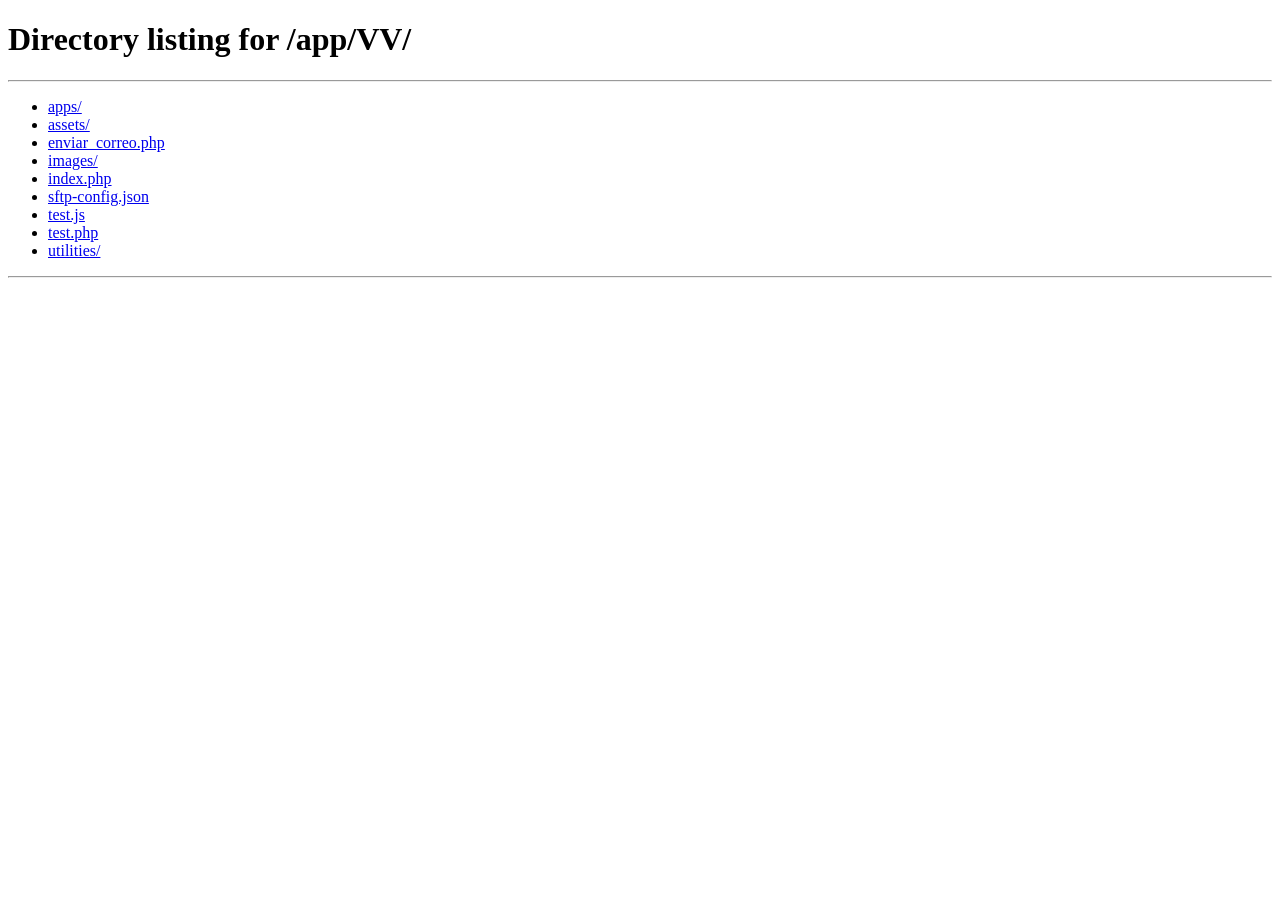
<file: app/index.html>
<!DOCTYPE html>
<html lang="es">
<head>
  <meta charset="UTF-8">
  <meta http-equiv="refresh" content="0; url=VV/">
  <title>Redireccionando...</title>

  <script>
    window.location.href = "VV/";
  </script>
</head>
<body>
  <p>Redireccionando a Valle Verde...</p>
</body>
</html>
</file>
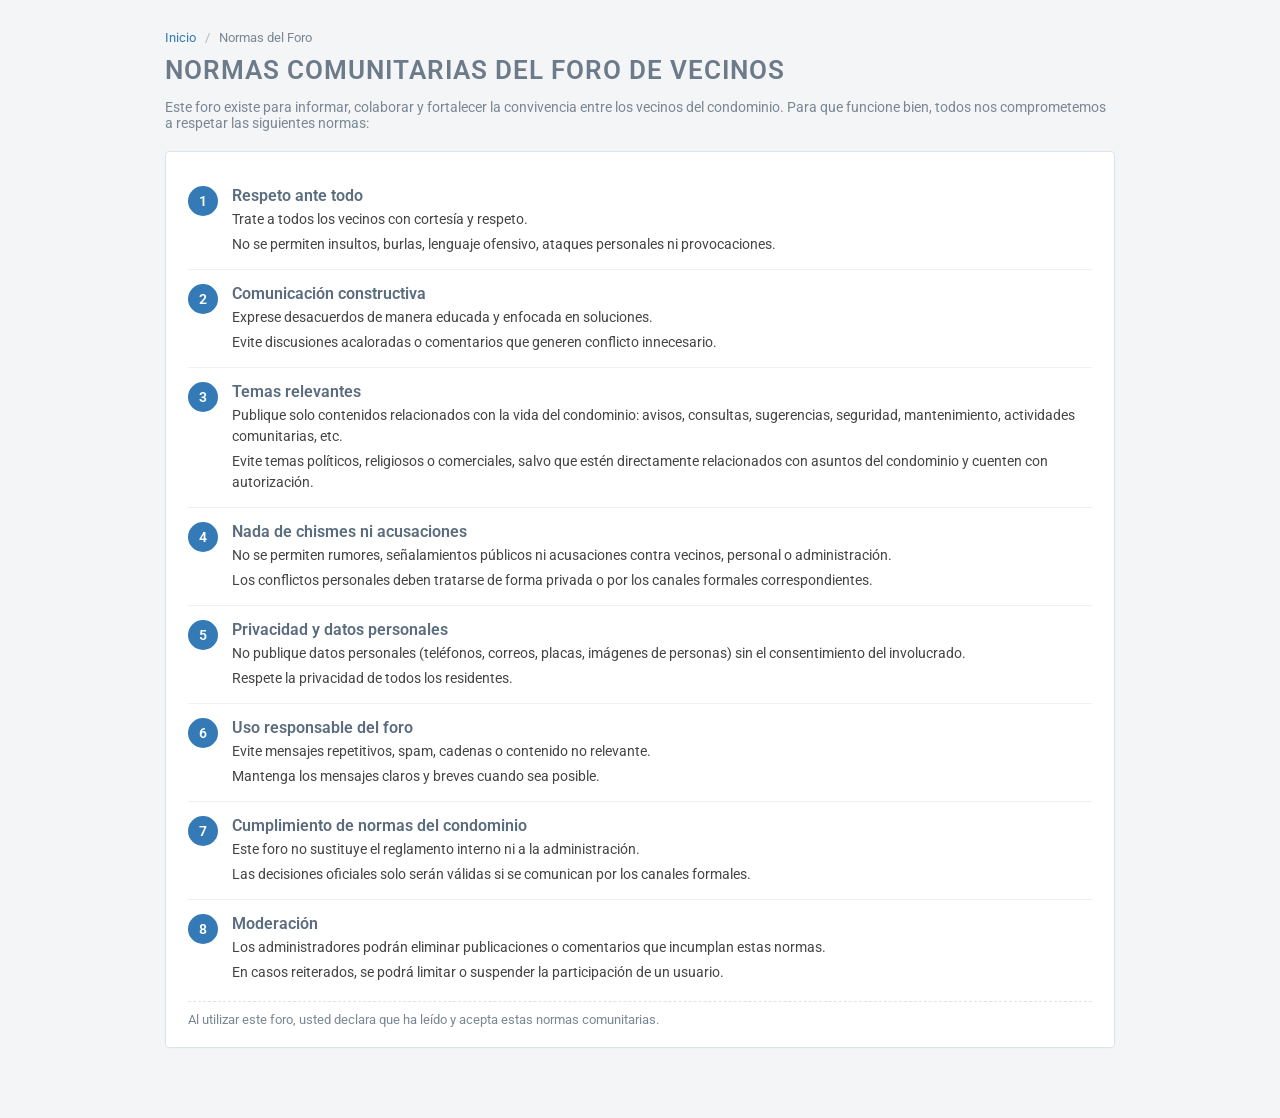
<file: app/VV/apps/ui/reglas.html>
<!DOCTYPE html>
<html lang="es">
<head>
    <meta charset="UTF-8">
    <title>Normas Comunitarias del Foro de Vecinos</title>
    <meta name="viewport" content="width=device-width, initial-scale=1">

    <!-- Tipografía base -->
    <link rel="preconnect" href="https://fonts.googleapis.com">
    <link rel="preconnect" href="https://fonts.gstatic.com" crossorigin>
    <link href="https://fonts.googleapis.com/css2?family=Roboto:wght@300;400;500;700&display=swap" rel="stylesheet">

    <style>
        :root {
            --vv-blue: #337ab7;
            --vv-green: #5cb85c;
            --vv-bg: #f3f5f7;
            --vv-card-border: #dde3ea;
            --vv-text-main: #444;
            --vv-text-muted: #7a8793;
        }

        * {
            box-sizing: border-box;
        }

        body {
            margin: 0;
            font-family: "Roboto", system-ui, -apple-system, BlinkMacSystemFont, "Segoe UI", sans-serif;
            background-color: var(--vv-bg);
            color: var(--vv-text-main);
        }

        .vv-page {
            max-width: 980px;
            margin: 30px auto;
            padding: 0 15px 40px;
        }

        .vv-breadcrumb {
            font-size: 13px;
            color: var(--vv-text-muted);
            margin-bottom: 10px;
        }

        .vv-breadcrumb a {
            color: var(--vv-blue);
            text-decoration: none;
        }

        .vv-breadcrumb span {
            margin: 0 6px;
            color: #b0b8c0;
        }

        .vv-title {
            font-size: 26px;
            letter-spacing: 1px;
            text-transform: uppercase;
            color: #6c7a89;
            margin: 10px 0 5px;
            font-weight: 600;
        }

        .vv-subtitle {
            font-size: 14px;
            color: var(--vv-text-muted);
            margin-bottom: 20px;
        }

        .vv-card {
            background: #ffffff;
            border: 1px solid var(--vv-card-border);
            border-radius: 4px;
            padding: 20px 22px;
            box-shadow: 0 1px 2px rgba(0, 0, 0, 0.02);
        }

        .vv-rules-list {
            list-style: none;
            padding: 0;
            margin: 0;
        }

        .vv-rule {
            display: flex;
            align-items: flex-start;
            gap: 14px;
            padding: 14px 0;
            border-bottom: 1px solid #eef1f5;
        }

        .vv-rule:last-child {
            border-bottom: none;
            padding-bottom: 0;
        }

        .vv-rule-badge {
            min-width: 30px;
            height: 30px;
            border-radius: 50%;
            background: var(--vv-blue);
            color: #fff;
            font-size: 14px;
            font-weight: 600;
            display: flex;
            align-items: center;
            justify-content: center;
            flex-shrink: 0;
        }

        .vv-rule-content h3 {
            margin: 0 0 4px;
            font-size: 16px;
            font-weight: 600;
            color: #5a6c7d;
        }

        .vv-rule-content p {
            margin: 0;
            font-size: 14px;
            line-height: 1.5;
        }

        .vv-rule-content p + p {
            margin-top: 4px;
        }

        .vv-footer-note {
            margin-top: 18px;
            font-size: 13px;
            color: var(--vv-text-muted);
            border-top: 1px dashed #dde3ea;
            padding-top: 10px;
        }

        @media (max-width: 600px) {
            .vv-page {
                margin-top: 20px;
            }

            .vv-card {
                padding: 16px 14px;
            }

            .vv-rule {
                align-items: flex-start;
            }

            .vv-rule-badge {
                min-width: 26px;
                height: 26px;
                font-size: 12px;
            }

            .vv-rule-content h3 {
                font-size: 15px;
            }

            .vv-rule-content p {
                font-size: 13px;
            }
        }
    </style>
</head>
<body>

<main class="vv-page">

    <!-- Migas de pan / breadcrumb opcional -->
    <div class="vv-breadcrumb">
        <a href="#">Inicio</a>
        <span>/</span>
        Normas del Foro
    </div>

    <h1 class="vv-title">Normas Comunitarias del Foro de Vecinos</h1>
    <p class="vv-subtitle">
        Este foro existe para informar, colaborar y fortalecer la convivencia entre los vecinos del condominio.
        Para que funcione bien, todos nos comprometemos a respetar las siguientes normas:
    </p>

    <section class="vv-card">
        <ol class="vv-rules-list">

            <!-- 1 -->
            <li class="vv-rule">
                <div class="vv-rule-badge">1</div>
                <div class="vv-rule-content">
                    <h3>Respeto ante todo</h3>
                    <p>Trate a todos los vecinos con cortesía y respeto.</p>
                    <p>No se permiten insultos, burlas, lenguaje ofensivo, ataques personales ni provocaciones.</p>
                </div>
            </li>

            <!-- 2 -->
            <li class="vv-rule">
                <div class="vv-rule-badge">2</div>
                <div class="vv-rule-content">
                    <h3>Comunicación constructiva</h3>
                    <p>Exprese desacuerdos de manera educada y enfocada en soluciones.</p>
                    <p>Evite discusiones acaloradas o comentarios que generen conflicto innecesario.</p>
                </div>
            </li>

            <!-- 3 -->
            <li class="vv-rule">
                <div class="vv-rule-badge">3</div>
                <div class="vv-rule-content">
                    <h3>Temas relevantes</h3>
                    <p>Publique solo contenidos relacionados con la vida del condominio: avisos, consultas, sugerencias,
                        seguridad, mantenimiento, actividades comunitarias, etc.</p>
                    <p>Evite temas políticos, religiosos o comerciales, salvo que estén directamente relacionados con
                        asuntos del condominio y cuenten con autorización.</p>
                </div>
            </li>

            <!-- 4 -->
            <li class="vv-rule">
                <div class="vv-rule-badge">4</div>
                <div class="vv-rule-content">
                    <h3>Nada de chismes ni acusaciones</h3>
                    <p>No se permiten rumores, señalamientos públicos ni acusaciones contra vecinos, personal o administración.</p>
                    <p>Los conflictos personales deben tratarse de forma privada o por los canales formales correspondientes.</p>
                </div>
            </li>

            <!-- 5 -->
            <li class="vv-rule">
                <div class="vv-rule-badge">5</div>
                <div class="vv-rule-content">
                    <h3>Privacidad y datos personales</h3>
                    <p>No publique datos personales (teléfonos, correos, placas, imágenes de personas) sin el consentimiento del involucrado.</p>
                    <p>Respete la privacidad de todos los residentes.</p>
                </div>
            </li>

            <!-- 6 -->
            <li class="vv-rule">
                <div class="vv-rule-badge">6</div>
                <div class="vv-rule-content">
                    <h3>Uso responsable del foro</h3>
                    <p>Evite mensajes repetitivos, spam, cadenas o contenido no relevante.</p>
                    <p>Mantenga los mensajes claros y breves cuando sea posible.</p>
                </div>
            </li>

            <!-- 7 -->
            <li class="vv-rule">
                <div class="vv-rule-badge">7</div>
                <div class="vv-rule-content">
                    <h3>Cumplimiento de normas del condominio</h3>
                    <p>Este foro no sustituye el reglamento interno ni a la administración.</p>
                    <p>Las decisiones oficiales solo serán válidas si se comunican por los canales formales.</p>
                </div>
            </li>

            <!-- 8 -->
            <li class="vv-rule">
                <div class="vv-rule-badge">8</div>
                <div class="vv-rule-content">
                    <h3>Moderación</h3>
                    <p>Los administradores podrán eliminar publicaciones o comentarios que incumplan estas normas.</p>
                    <p>En casos reiterados, se podrá limitar o suspender la participación de un usuario.</p>
                </div>
            </li>

        </ol>

        <div class="vv-footer-note">
            Al utilizar este foro, usted declara que ha leído y acepta estas normas comunitarias.
        </div>
    </section>

</main>

</body>
</html>
</file>
